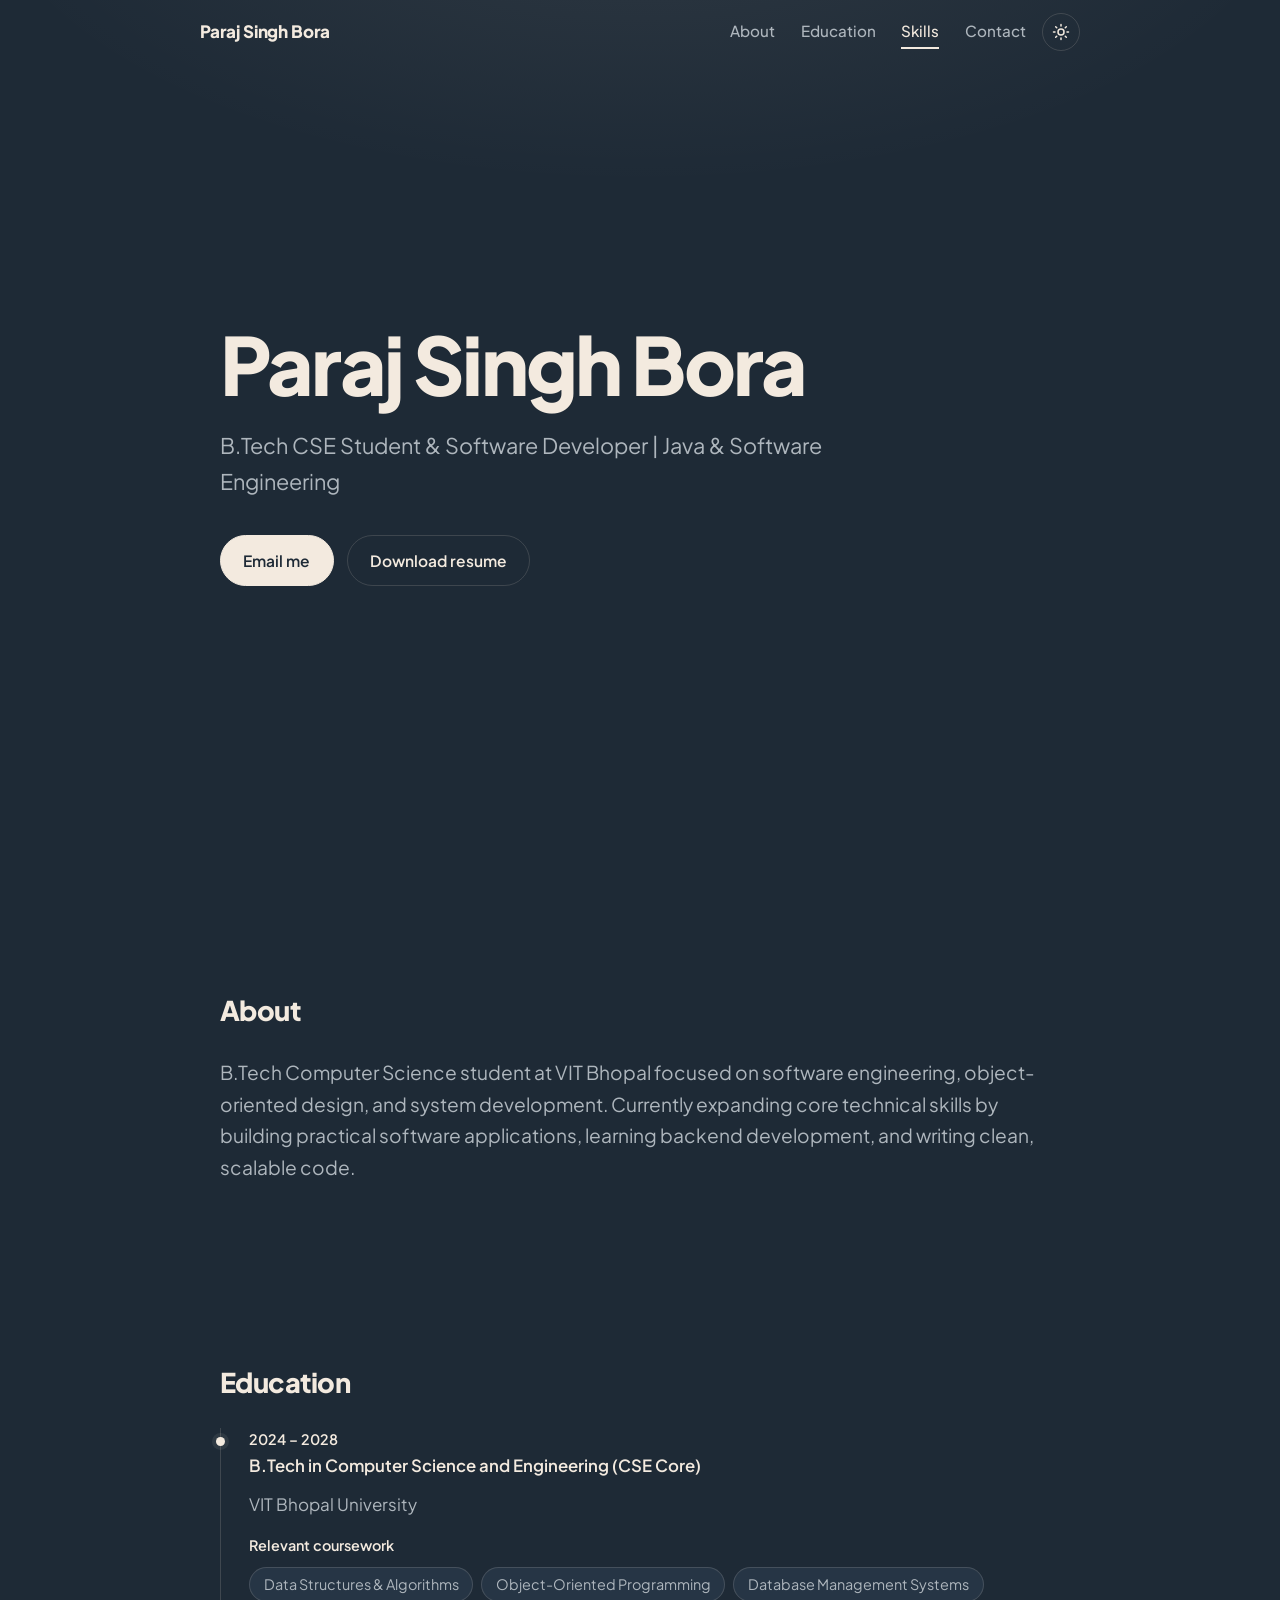
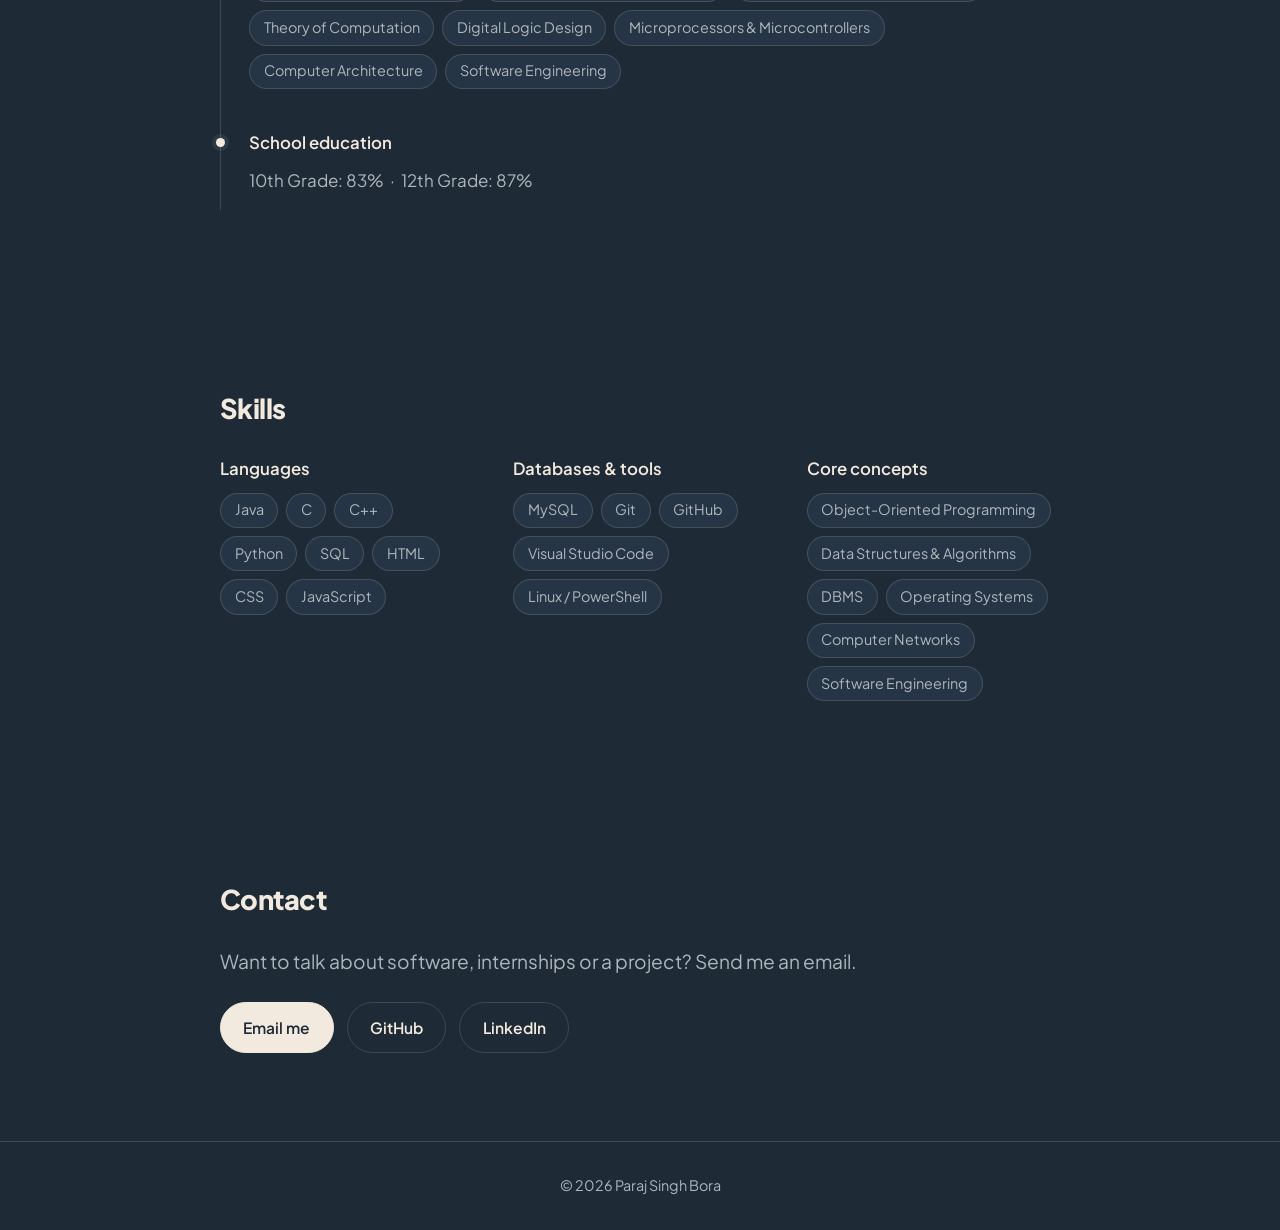
<file: index.html>
<!DOCTYPE html>
<html lang="en" data-theme="dark">
<head>
    <meta charset="UTF-8">
    <meta name="viewport" content="width=device-width, initial-scale=1.0">
    <title>Paraj Singh Bora | Software Developer</title>
    <meta name="description" content="Paraj Singh Bora, B.Tech CSE student at VIT Bhopal focused on Java, software engineering and backend development.">
    <meta name="theme-color" content="#1e2a36">
    <!-- Apply saved theme before paint to avoid a flash -->
    <script>
        try { var t = localStorage.getItem('theme'); if (t) document.documentElement.dataset.theme = t; } catch (e) {}
    </script>
    <link rel="preconnect" href="https://fonts.googleapis.com">
    <link rel="preconnect" href="https://fonts.gstatic.com" crossorigin>
    <link href="https://fonts.googleapis.com/css2?family=Plus+Jakarta+Sans:wght@400;500;600;800&display=swap" rel="stylesheet">
    <link rel="stylesheet" href="style.css">
</head>
<body>
    <a class="skip" href="#main">Skip to content</a>

    <header class="nav" id="nav">
        <a href="#top" class="brand">Paraj Singh Bora</a>
        <nav aria-label="Primary">
            <a href="#about">About</a>
            <a href="#education">Education</a>
            <a href="#skills">Skills</a>
            <a href="#contact">Contact</a>
        </nav>
        <button class="theme-btn" id="theme-btn" aria-label="Switch to light theme">
            <svg class="i-sun" viewBox="0 0 24 24" width="18" height="18" fill="none" stroke="currentColor" stroke-width="2" stroke-linecap="round"><circle cx="12" cy="12" r="4"/><path d="M12 2v2M12 20v2M4.9 4.9l1.4 1.4M17.7 17.7l1.4 1.4M2 12h2M20 12h2M4.9 19.1l1.4-1.4M17.7 6.3l1.4-1.4"/></svg>
            <svg class="i-moon" viewBox="0 0 24 24" width="18" height="18" fill="none" stroke="currentColor" stroke-width="2" stroke-linecap="round" stroke-linejoin="round"><path d="M21 12.8A9 9 0 1 1 11.2 3a7 7 0 0 0 9.8 9.8z"/></svg>
        </button>
    </header>

    <main id="main">
        <section class="hero" id="top">
            <h1 class="rise" style="--d:0">Paraj Singh Bora</h1>
            <p class="headline rise" style="--d:1">B.Tech CSE Student &amp; Software Developer | Java &amp; Software Engineering</p>
            <div class="actions rise" style="--d:2">
                <a href="#contact" class="btn btn-primary">Email me</a>
                <a href="resume.pdf" download class="btn btn-ghost">Download resume</a>
            </div>
        </section>

        <section id="about" class="reveal">
            <h2>About</h2>
            <p class="lead">B.Tech Computer Science student at VIT Bhopal focused on software engineering, object-oriented design, and system development. Currently expanding core technical skills by building practical software applications, learning backend development, and writing clean, scalable code.</p>
        </section>

        <section id="education" class="reveal">
            <h2>Education</h2>
            <div class="timeline">
                <article>
                    <div class="when">2024 – 2028</div>
                    <h3>B.Tech in Computer Science and Engineering (CSE Core)</h3>
                    <p class="where">VIT Bhopal University</p>
                    <p class="small-title">Relevant coursework</p>
                    <ul class="chips">
                        <li>Data Structures &amp; Algorithms</li>
                        <li>Object-Oriented Programming</li>
                        <li>Database Management Systems</li>
                        <li>Theory of Computation</li>
                        <li>Digital Logic Design</li>
                        <li>Microprocessors &amp; Microcontrollers</li>
                        <li>Computer Architecture</li>
                        <li>Software Engineering</li>
                    </ul>
                </article>
                <article>
                    <h3>School education</h3>
                    <p class="where">10th Grade: 83% &nbsp;·&nbsp; 12th Grade: 87%</p>
                </article>
            </div>
        </section>

        <section id="skills" class="reveal">
            <h2>Skills</h2>
            <div class="skill-grid">
                <div>
                    <h3>Languages</h3>
                    <ul class="chips"><li>Java</li><li>C</li><li>C++</li><li>Python</li><li>SQL</li><li>HTML</li><li>CSS</li><li>JavaScript</li></ul>
                </div>
                <div>
                    <h3>Databases &amp; tools</h3>
                    <ul class="chips"><li>MySQL</li><li>Git</li><li>GitHub</li><li>Visual Studio Code</li><li>Linux / PowerShell</li></ul>
                </div>
                <div>
                    <h3>Core concepts</h3>
                    <ul class="chips"><li>Object-Oriented Programming</li><li>Data Structures &amp; Algorithms</li><li>DBMS</li><li>Operating Systems</li><li>Computer Networks</li><li>Software Engineering</li></ul>
                </div>
            </div>
        </section>

        <section id="contact" class="reveal">
            <h2>Contact</h2>
            <p class="lead">Want to talk about software, internships or a project? Send me an email.</p>
            <div class="actions">
                <a href="mailto:parajsinghbora@gmail.com" class="btn btn-primary">Email me</a>
                <a href="https://github.com/Paraj2508" target="_blank" rel="noopener" class="btn btn-ghost">GitHub</a>
                <a href="https://www.linkedin.com/in/paraj-singh-bora-667957333/" target="_blank" rel="noopener" class="btn btn-ghost">LinkedIn</a>
            </div>
        </section>
    </main>

    <footer>
        <p>&copy; <span id="year">2026</span> Paraj Singh Bora</p>
    </footer>

    <script src="script.js"></script>
</body>
</html>
</file>
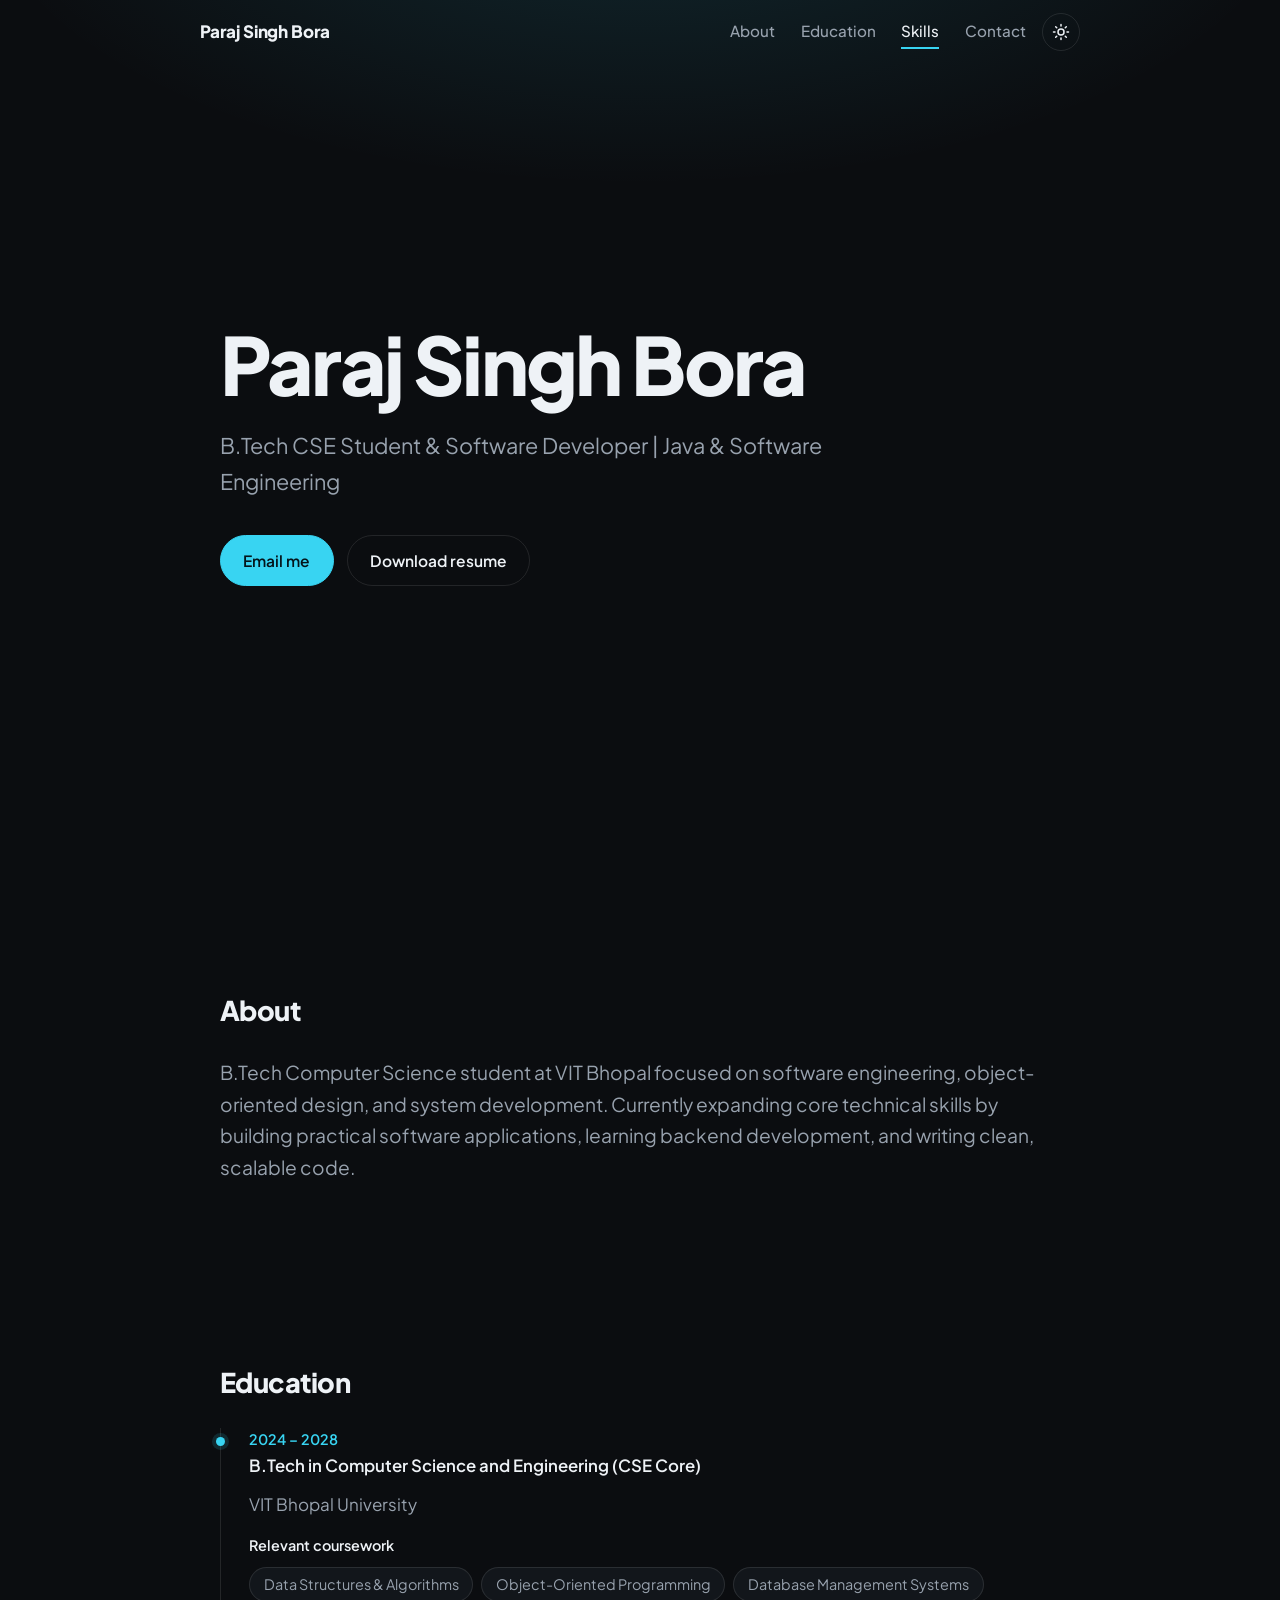
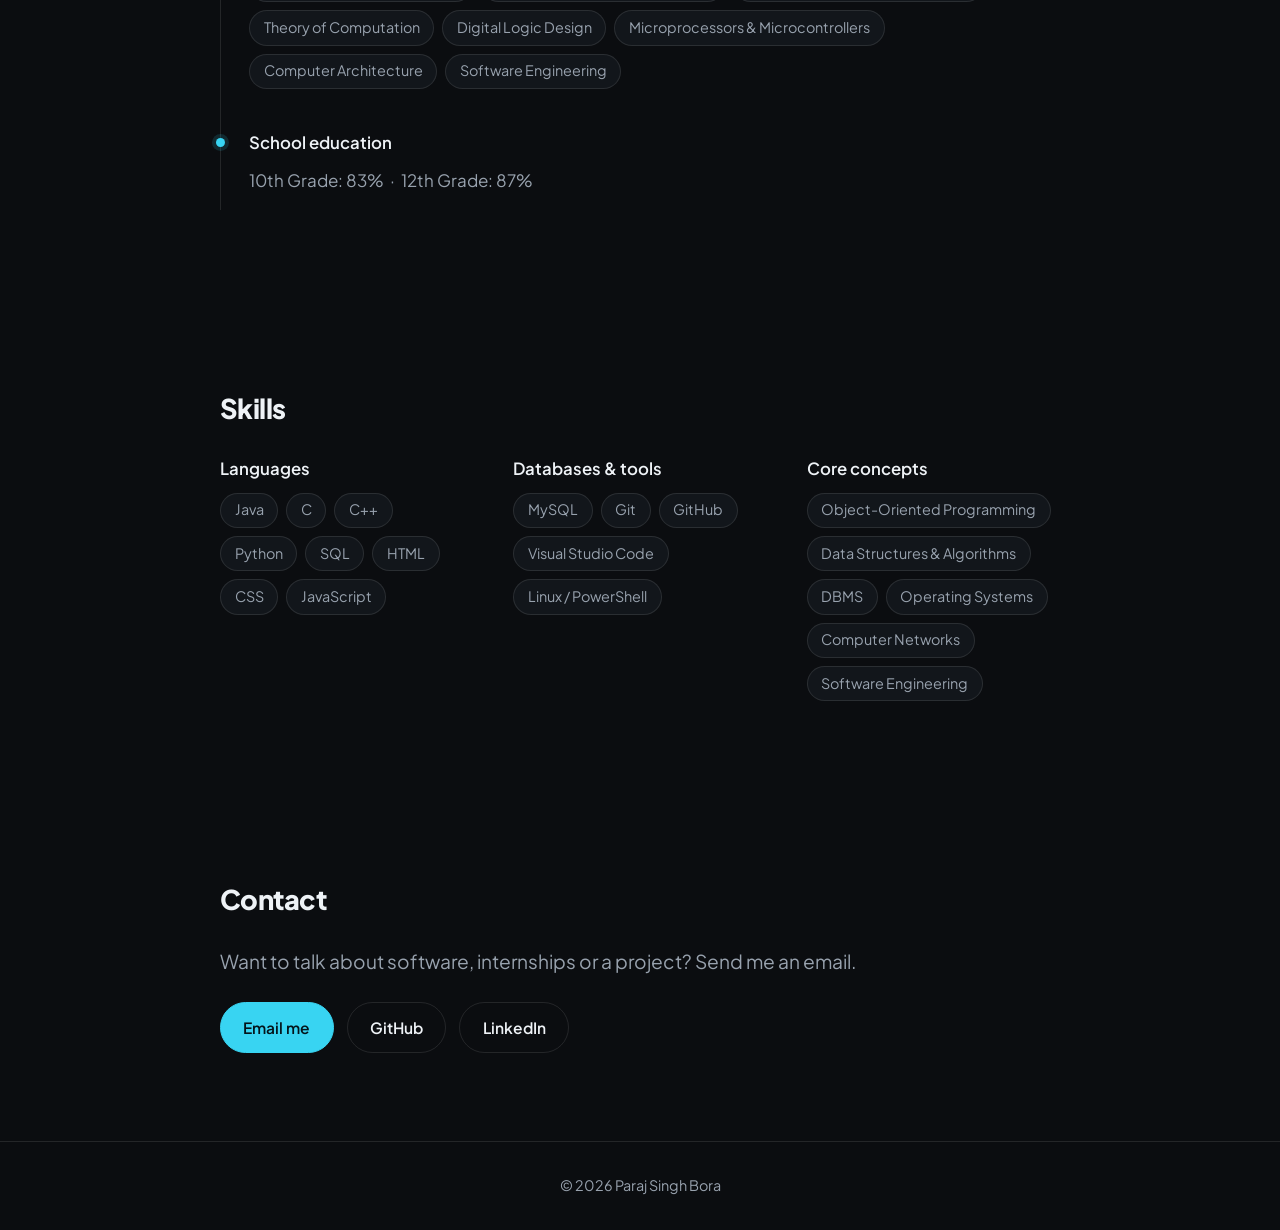
<file: resume site/index.html>
<!DOCTYPE html>
<html lang="en" data-theme="dark">
<head>
    <meta charset="UTF-8">
    <meta name="viewport" content="width=device-width, initial-scale=1.0">
    <title>Paraj Singh Bora | Software Developer</title>
    <meta name="description" content="Paraj Singh Bora, B.Tech CSE student at VIT Bhopal focused on Java, software engineering and backend development.">
    <meta name="theme-color" content="#0b0d10">
    <!-- Apply saved theme before paint to avoid a flash -->
    <script>
        try { var t = localStorage.getItem('theme'); if (t) document.documentElement.dataset.theme = t; } catch (e) {}
    </script>
    <link rel="preconnect" href="https://fonts.googleapis.com">
    <link rel="preconnect" href="https://fonts.gstatic.com" crossorigin>
    <link href="https://fonts.googleapis.com/css2?family=Plus+Jakarta+Sans:wght@400;500;600;800&display=swap" rel="stylesheet">
    <link rel="stylesheet" href="style.css">
</head>
<body>
    <a class="skip" href="#main">Skip to content</a>

    <header class="nav" id="nav">
        <a href="#top" class="brand">Paraj Singh Bora</a>
        <nav aria-label="Primary">
            <a href="#about">About</a>
            <a href="#education">Education</a>
            <a href="#skills">Skills</a>
            <a href="#contact">Contact</a>
        </nav>
        <button class="theme-btn" id="theme-btn" aria-label="Switch to light theme">
            <svg class="i-sun" viewBox="0 0 24 24" width="18" height="18" fill="none" stroke="currentColor" stroke-width="2" stroke-linecap="round"><circle cx="12" cy="12" r="4"/><path d="M12 2v2M12 20v2M4.9 4.9l1.4 1.4M17.7 17.7l1.4 1.4M2 12h2M20 12h2M4.9 19.1l1.4-1.4M17.7 6.3l1.4-1.4"/></svg>
            <svg class="i-moon" viewBox="0 0 24 24" width="18" height="18" fill="none" stroke="currentColor" stroke-width="2" stroke-linecap="round" stroke-linejoin="round"><path d="M21 12.8A9 9 0 1 1 11.2 3a7 7 0 0 0 9.8 9.8z"/></svg>
        </button>
    </header>

    <main id="main">
        <section class="hero" id="top">
            <h1 class="rise" style="--d:0">Paraj Singh Bora</h1>
            <p class="headline rise" style="--d:1">B.Tech CSE Student &amp; Software Developer | Java &amp; Software Engineering</p>
            <div class="actions rise" style="--d:2">
                <a href="#contact" class="btn btn-primary">Email me</a>
                <a href="resume.pdf" download class="btn btn-ghost">Download resume</a>
            </div>
        </section>

        <section id="about" class="reveal">
            <h2>About</h2>
            <p class="lead">B.Tech Computer Science student at VIT Bhopal focused on software engineering, object-oriented design, and system development. Currently expanding core technical skills by building practical software applications, learning backend development, and writing clean, scalable code.</p>
        </section>

        <section id="education" class="reveal">
            <h2>Education</h2>
            <div class="timeline">
                <article>
                    <div class="when">2024 – 2028</div>
                    <h3>B.Tech in Computer Science and Engineering (CSE Core)</h3>
                    <p class="where">VIT Bhopal University</p>
                    <p class="small-title">Relevant coursework</p>
                    <ul class="chips">
                        <li>Data Structures &amp; Algorithms</li>
                        <li>Object-Oriented Programming</li>
                        <li>Database Management Systems</li>
                        <li>Theory of Computation</li>
                        <li>Digital Logic Design</li>
                        <li>Microprocessors &amp; Microcontrollers</li>
                        <li>Computer Architecture</li>
                        <li>Software Engineering</li>
                    </ul>
                </article>
                <article>
                    <h3>School education</h3>
                    <p class="where">10th Grade: 83% &nbsp;·&nbsp; 12th Grade: 87%</p>
                </article>
            </div>
        </section>

        <section id="skills" class="reveal">
            <h2>Skills</h2>
            <div class="skill-grid">
                <div>
                    <h3>Languages</h3>
                    <ul class="chips"><li>Java</li><li>C</li><li>C++</li><li>Python</li><li>SQL</li><li>HTML</li><li>CSS</li><li>JavaScript</li></ul>
                </div>
                <div>
                    <h3>Databases &amp; tools</h3>
                    <ul class="chips"><li>MySQL</li><li>Git</li><li>GitHub</li><li>Visual Studio Code</li><li>Linux / PowerShell</li></ul>
                </div>
                <div>
                    <h3>Core concepts</h3>
                    <ul class="chips"><li>Object-Oriented Programming</li><li>Data Structures &amp; Algorithms</li><li>DBMS</li><li>Operating Systems</li><li>Computer Networks</li><li>Software Engineering</li></ul>
                </div>
            </div>
        </section>

        <section id="contact" class="reveal">
            <h2>Contact</h2>
            <p class="lead">Want to talk about software, internships or a project? Send me an email.</p>
            <div class="actions">
                <a href="mailto:parajsinghbora@gmail.com" class="btn btn-primary">Email me</a>
                <a href="https://github.com/Paraj2508" target="_blank" rel="noopener" class="btn btn-ghost">GitHub</a>
                <a href="https://www.linkedin.com/in/paraj-singh-bora-667957333/" target="_blank" rel="noopener" class="btn btn-ghost">LinkedIn</a>
            </div>
        </section>
    </main>

    <footer>
        <p>&copy; <span id="year">2026</span> Paraj Singh Bora</p>
    </footer>

    <script src="script.js"></script>
</body>
</html>
</file>
<file: style.css>
/* ---------- Tokens ---------- */
:root {
    --font: 'Plus Jakarta Sans', system-ui, -apple-system, 'Segoe UI', Roboto, sans-serif;
    --radius: 10px;
    --max: 880px;
    --nav-h: 64px;
}
[data-theme="dark"] {
    --bg: #1e2a36;          /* Blue Coal */
    --surface: #263545;
    --text: #f3eadf;        /* Albescent White */
    --muted: #aeb6bd;
    --line: rgba(243, 234, 223, 0.15);
    --accent: #f3eadf;
    --accent-text: #f3eadf;
    --on-accent: #1e2a36;
    --glow: rgba(243, 234, 223, 0.08);
}
[data-theme="light"] {
    --bg: #f3eadf;          /* Albescent White */
    --surface: #faf5ee;
    --text: #1e2a36;        /* Blue Coal */
    --muted: #56626e;
    --line: rgba(30, 42, 54, 0.16);
    --accent: #1e2a36;
    --accent-text: #1e2a36;
    --on-accent: #f3eadf;
    --glow: rgba(30, 42, 54, 0.08);
}

/* ---------- Base ---------- */
*, *::before, *::after { box-sizing: border-box; margin: 0; padding: 0; }
html { scroll-behavior: smooth; scroll-padding-top: var(--nav-h); }
body {
    font-family: var(--font);
    background: var(--bg);
    color: var(--text);
    line-height: 1.65;
    font-size: 1.0625rem;
    transition: background 0.4s ease, color 0.4s ease;
    background-image: radial-gradient(60rem 28rem at 50% -8rem, var(--glow), transparent 70%);
    background-repeat: no-repeat;
}
a { color: inherit; }
ul { list-style: none; }
:focus-visible { outline: 2px solid var(--accent); outline-offset: 3px; border-radius: 4px; }
::selection { background: var(--accent); color: var(--on-accent); }

.skip { position: fixed; left: 1rem; top: -4rem; background: var(--accent); color: var(--on-accent); padding: 0.5rem 1rem; border-radius: 6px; z-index: 100; }
.skip:focus { top: 1rem; }

/* ---------- Nav ---------- */
.nav {
    position: fixed; inset: 0 0 auto 0; z-index: 50; height: var(--nav-h);
    display: flex; align-items: center; justify-content: space-between; gap: 1rem;
    padding: 0 max(1.25rem, calc((100vw - var(--max)) / 2));
    transition: background 0.3s ease, border-color 0.3s ease, backdrop-filter 0.3s;
    border-bottom: 1px solid transparent;
}
.nav.scrolled {
    background: color-mix(in srgb, var(--bg) 82%, transparent);
    backdrop-filter: blur(12px); -webkit-backdrop-filter: blur(12px);
    border-color: var(--line);
}
.brand { font-weight: 800; text-decoration: none; letter-spacing: -0.01em; }
.nav nav { display: flex; gap: 1.6rem; margin-left: auto; }
.nav nav a {
    font-size: 0.95rem; font-weight: 500; color: var(--muted); text-decoration: none;
    padding: 0.25rem 0; border-bottom: 2px solid transparent; transition: color 0.2s, border-color 0.2s;
}
.nav nav a:hover { color: var(--text); }
.nav nav a.active { color: var(--text); border-color: var(--accent); }

.theme-btn {
    display: grid; place-items: center; width: 38px; height: 38px;
    background: transparent; color: var(--text); border: 1px solid var(--line);
    border-radius: 50%; cursor: pointer; transition: border-color 0.2s, transform 0.4s ease;
}
.theme-btn:hover { border-color: var(--accent); transform: rotate(20deg); }
[data-theme="dark"] .i-moon, [data-theme="light"] .i-sun { display: none; }

/* ---------- Layout ---------- */
section { max-width: var(--max); margin: 0 auto; padding: 5.5rem 1.25rem; }
h1 { font-size: clamp(2.6rem, 8vw, 5rem); font-weight: 800; line-height: 1.05; letter-spacing: -0.035em; }
h2 { font-size: 1.7rem; font-weight: 800; letter-spacing: -0.02em; margin-bottom: 1.5rem; }
h3 { font-size: 1.05rem; font-weight: 600; margin-bottom: 0.6rem; }
.lead { font-size: 1.2rem; color: var(--muted); max-width: 62ch; }

.hero { min-height: 100svh; display: flex; flex-direction: column; justify-content: center; padding-top: calc(var(--nav-h) + 2rem); }
.headline { font-size: clamp(1.05rem, 2.4vw, 1.35rem); color: var(--muted); max-width: 40ch; margin: 1.4rem 0 2.2rem; }

/* ---------- Buttons ---------- */
.actions { display: flex; flex-wrap: wrap; gap: 0.8rem; margin-top: 1.5rem; }
.hero .actions { margin-top: 0; }
.btn {
    display: inline-block; padding: 0.75rem 1.4rem; border-radius: 999px;
    font-weight: 600; font-size: 0.97rem; text-decoration: none;
    border: 1px solid var(--accent); transition: transform 0.2s ease, background 0.2s, color 0.2s, box-shadow 0.2s;
}
.btn:hover { transform: translateY(-2px); }
.btn-primary { background: var(--accent); color: var(--on-accent); }
.btn-primary:hover { box-shadow: 0 8px 24px var(--glow), 0 0 0 4px var(--glow); }
.btn-ghost { border-color: var(--line); color: var(--text); }
.btn-ghost:hover { border-color: var(--accent); color: var(--accent-text); }

/* ---------- Education ---------- */
.timeline { border-left: 1px solid var(--line); display: grid; gap: 2.5rem; padding-left: 1.75rem; }
.timeline article { position: relative; }
.timeline article::before {
    content: ""; position: absolute; left: calc(-1.75rem - 5px); top: 0.55rem;
    width: 9px; height: 9px; border-radius: 50%; background: var(--accent); box-shadow: 0 0 0 4px var(--glow);
}
.when { font-size: 0.9rem; font-weight: 600; color: var(--accent-text); }
.where { color: var(--muted); margin-bottom: 1rem; }
.small-title { font-size: 0.9rem; font-weight: 600; margin-bottom: 0.6rem; }

/* ---------- Skills & chips ---------- */
.skill-grid { display: grid; grid-template-columns: repeat(auto-fit, minmax(240px, 1fr)); gap: 2.2rem 2.5rem; }
.chips { display: flex; flex-wrap: wrap; gap: 0.5rem; }
.chips li {
    font-size: 0.9rem; padding: 0.3rem 0.85rem; background: var(--surface);
    border: 1px solid var(--line); border-radius: 999px; color: var(--muted);
    transition: border-color 0.2s, color 0.2s, transform 0.2s;
}
.chips li:hover { border-color: var(--accent); color: var(--text); transform: translateY(-1px); }

/* ---------- Footer ---------- */
footer { border-top: 1px solid var(--line); padding: 2rem 1.25rem; text-align: center; color: var(--muted); font-size: 0.9rem; }

/* ---------- Motion ---------- */
.rise { opacity: 0; transform: translateY(18px); animation: rise 0.8s cubic-bezier(.2,.7,.2,1) forwards; animation-delay: calc(var(--d) * 120ms + 100ms); }
@keyframes rise { to { opacity: 1; transform: none; } }
.js .reveal { opacity: 0; transform: translateY(28px); transition: opacity 0.8s ease, transform 0.8s cubic-bezier(.2,.7,.2,1); }
.js .reveal.visible { opacity: 1; transform: none; }

@media (max-width: 560px) {
    .brand { display: none; }
    .nav nav { margin-left: 0; gap: 1.1rem; }
    .nav nav a { font-size: 0.88rem; }
    section { padding: 4rem 1.25rem; }
}
@media (prefers-reduced-motion: reduce) {
    html { scroll-behavior: auto; }
    *, *::before, *::after { animation: none !important; transition: none !important; }
    .rise, .js .reveal { opacity: 1; transform: none; }
}
</file>
<file: resume site/style.css>
/* ---------- Tokens ---------- */
:root {
    --font: 'Plus Jakarta Sans', system-ui, -apple-system, 'Segoe UI', Roboto, sans-serif;
    --accent: #38d4f2;
    --radius: 10px;
    --max: 880px;
    --nav-h: 64px;
}
[data-theme="dark"] {
    --bg: #0b0d10;
    --surface: #12161b;
    --text: #eef2f6;
    --muted: #98a2ae;
    --line: rgba(255, 255, 255, 0.1);
    --accent-text: #38d4f2;
    --on-accent: #04141a;
    --glow: rgba(56, 212, 242, 0.14);
}
[data-theme="light"] {
    --bg: #fafbfc;
    --surface: #ffffff;
    --text: #10151a;
    --muted: #5a6572;
    --line: rgba(16, 21, 26, 0.12);
    --accent: #0a84c6;
    --accent-text: #076fa6;
    --on-accent: #ffffff;
    --glow: rgba(10, 132, 198, 0.1);
}

/* ---------- Base ---------- */
*, *::before, *::after { box-sizing: border-box; margin: 0; padding: 0; }
html { scroll-behavior: smooth; scroll-padding-top: var(--nav-h); }
body {
    font-family: var(--font);
    background: var(--bg);
    color: var(--text);
    line-height: 1.65;
    font-size: 1.0625rem;
    transition: background 0.4s ease, color 0.4s ease;
    background-image: radial-gradient(60rem 28rem at 50% -8rem, var(--glow), transparent 70%);
    background-repeat: no-repeat;
}
a { color: inherit; }
ul { list-style: none; }
:focus-visible { outline: 2px solid var(--accent); outline-offset: 3px; border-radius: 4px; }
::selection { background: var(--accent); color: var(--on-accent); }

.skip { position: fixed; left: 1rem; top: -4rem; background: var(--accent); color: var(--on-accent); padding: 0.5rem 1rem; border-radius: 6px; z-index: 100; }
.skip:focus { top: 1rem; }

/* ---------- Nav ---------- */
.nav {
    position: fixed; inset: 0 0 auto 0; z-index: 50; height: var(--nav-h);
    display: flex; align-items: center; justify-content: space-between; gap: 1rem;
    padding: 0 max(1.25rem, calc((100vw - var(--max)) / 2));
    transition: background 0.3s ease, border-color 0.3s ease, backdrop-filter 0.3s;
    border-bottom: 1px solid transparent;
}
.nav.scrolled {
    background: color-mix(in srgb, var(--bg) 82%, transparent);
    backdrop-filter: blur(12px); -webkit-backdrop-filter: blur(12px);
    border-color: var(--line);
}
.brand { font-weight: 800; text-decoration: none; letter-spacing: -0.01em; }
.nav nav { display: flex; gap: 1.6rem; margin-left: auto; }
.nav nav a {
    font-size: 0.95rem; font-weight: 500; color: var(--muted); text-decoration: none;
    padding: 0.25rem 0; border-bottom: 2px solid transparent; transition: color 0.2s, border-color 0.2s;
}
.nav nav a:hover { color: var(--text); }
.nav nav a.active { color: var(--text); border-color: var(--accent); }

.theme-btn {
    display: grid; place-items: center; width: 38px; height: 38px;
    background: transparent; color: var(--text); border: 1px solid var(--line);
    border-radius: 50%; cursor: pointer; transition: border-color 0.2s, transform 0.4s ease;
}
.theme-btn:hover { border-color: var(--accent); transform: rotate(20deg); }
[data-theme="dark"] .i-moon, [data-theme="light"] .i-sun { display: none; }

/* ---------- Layout ---------- */
section { max-width: var(--max); margin: 0 auto; padding: 5.5rem 1.25rem; }
h1 { font-size: clamp(2.6rem, 8vw, 5rem); font-weight: 800; line-height: 1.05; letter-spacing: -0.035em; }
h2 { font-size: 1.7rem; font-weight: 800; letter-spacing: -0.02em; margin-bottom: 1.5rem; }
h3 { font-size: 1.05rem; font-weight: 600; margin-bottom: 0.6rem; }
.lead { font-size: 1.2rem; color: var(--muted); max-width: 62ch; }

.hero { min-height: 100svh; display: flex; flex-direction: column; justify-content: center; padding-top: calc(var(--nav-h) + 2rem); }
.headline { font-size: clamp(1.05rem, 2.4vw, 1.35rem); color: var(--muted); max-width: 40ch; margin: 1.4rem 0 2.2rem; }

/* ---------- Buttons ---------- */
.actions { display: flex; flex-wrap: wrap; gap: 0.8rem; margin-top: 1.5rem; }
.hero .actions { margin-top: 0; }
.btn {
    display: inline-block; padding: 0.75rem 1.4rem; border-radius: 999px;
    font-weight: 600; font-size: 0.97rem; text-decoration: none;
    border: 1px solid var(--accent); transition: transform 0.2s ease, background 0.2s, color 0.2s, box-shadow 0.2s;
}
.btn:hover { transform: translateY(-2px); }
.btn-primary { background: var(--accent); color: var(--on-accent); }
.btn-primary:hover { box-shadow: 0 8px 24px var(--glow), 0 0 0 4px var(--glow); }
.btn-ghost { border-color: var(--line); color: var(--text); }
.btn-ghost:hover { border-color: var(--accent); color: var(--accent-text); }

/* ---------- Education ---------- */
.timeline { border-left: 1px solid var(--line); display: grid; gap: 2.5rem; padding-left: 1.75rem; }
.timeline article { position: relative; }
.timeline article::before {
    content: ""; position: absolute; left: calc(-1.75rem - 5px); top: 0.55rem;
    width: 9px; height: 9px; border-radius: 50%; background: var(--accent); box-shadow: 0 0 0 4px var(--glow);
}
.when { font-size: 0.9rem; font-weight: 600; color: var(--accent-text); }
.where { color: var(--muted); margin-bottom: 1rem; }
.small-title { font-size: 0.9rem; font-weight: 600; margin-bottom: 0.6rem; }

/* ---------- Skills & chips ---------- */
.skill-grid { display: grid; grid-template-columns: repeat(auto-fit, minmax(240px, 1fr)); gap: 2.2rem 2.5rem; }
.chips { display: flex; flex-wrap: wrap; gap: 0.5rem; }
.chips li {
    font-size: 0.9rem; padding: 0.3rem 0.85rem; background: var(--surface);
    border: 1px solid var(--line); border-radius: 999px; color: var(--muted);
    transition: border-color 0.2s, color 0.2s, transform 0.2s;
}
.chips li:hover { border-color: var(--accent); color: var(--text); transform: translateY(-1px); }

/* ---------- Footer ---------- */
footer { border-top: 1px solid var(--line); padding: 2rem 1.25rem; text-align: center; color: var(--muted); font-size: 0.9rem; }

/* ---------- Motion ---------- */
.rise { opacity: 0; transform: translateY(18px); animation: rise 0.8s cubic-bezier(.2,.7,.2,1) forwards; animation-delay: calc(var(--d) * 120ms + 100ms); }
@keyframes rise { to { opacity: 1; transform: none; } }
.js .reveal { opacity: 0; transform: translateY(28px); transition: opacity 0.8s ease, transform 0.8s cubic-bezier(.2,.7,.2,1); }
.js .reveal.visible { opacity: 1; transform: none; }

@media (max-width: 560px) {
    .brand { display: none; }
    .nav nav { margin-left: 0; gap: 1.1rem; }
    .nav nav a { font-size: 0.88rem; }
    section { padding: 4rem 1.25rem; }
}
@media (prefers-reduced-motion: reduce) {
    html { scroll-behavior: auto; }
    *, *::before, *::after { animation: none !important; transition: none !important; }
    .rise, .js .reveal { opacity: 1; transform: none; }
}
</file>
